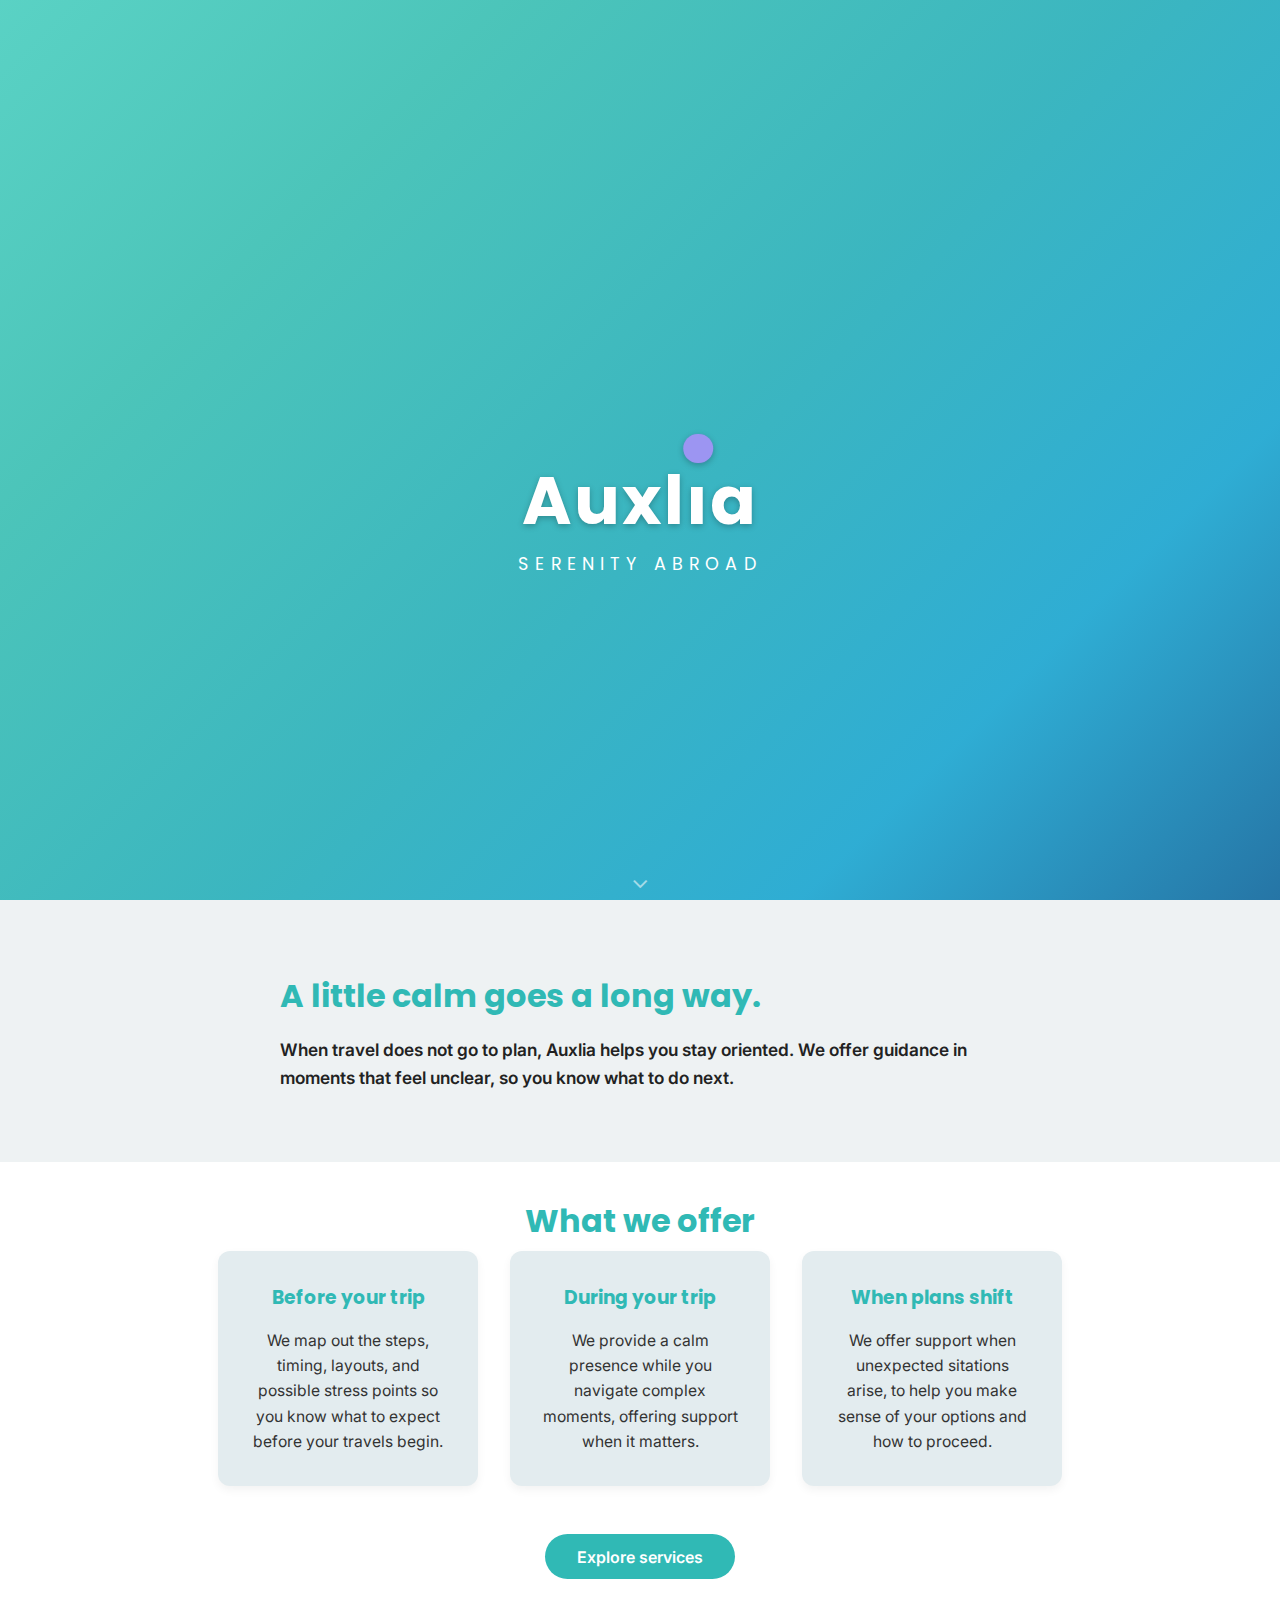
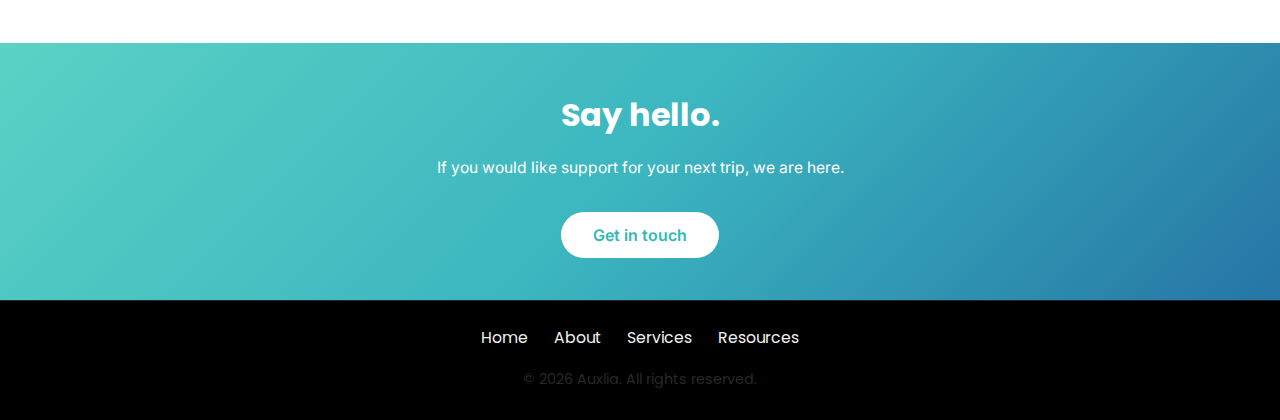
<file: index.html>
<!DOCTYPE html>
<html lang="en">
<head>
  <meta charset="UTF-8">
  <title>Auxlia – Serenity Abroad</title>
  <meta name="viewport" content="width=device-width, initial-scale=1">
  <link rel="stylesheet" href="style.css">
  <meta name="description" content="Auxlia offers calm travel support when things don’t go to plan. Orientation before and during your trip, with clear guidance during key moments.">
</head>

<body class="site">
  <main>
    <!-- HERO -->
    <section class="hero" id="top">
      <div class="hero-inner">

        <div class="hero-content">
          <h1 class="title">
            Auxl<span class="idot">&#305;</span>a
          </h1>

          <div class="wordmark-block">
            <p class="tagline">Serenity Abroad</p>
          </div>
        </div>

        <a href="#about" class="scroll-zone" aria-label="Scroll to learn more">
          <span class="scroll-indicator">⌄</span>
        </a>

      </div>
    </section>

    <!-- ABOUT / CORE PROMISE -->
    <section class="about" id="about">
      <div class="about-inner">

        <div class="text">
          <h2>A little calm goes a long way.</h2>

          <p class="hero-lead">
          When travel does not go to plan, Auxlia helps you stay oriented.
          We offer guidance in moments that feel unclear, so you know what to do next.
          </p>
        </div>

      </div>
    </section>

    <!-- WHAT WE OFFER -->
    <section class="services" id="offer">
      <div class="services-inner">

        <h2>What we offer</h2>

        <div class="cards">

          <!-- Card 1 -->
          <article class="card">
            <h3>Before your trip</h3>
            <p>We map out the steps, timing, layouts, and possible stress points so you know what to expect before your travels begin.</p>
          </article>

          <!-- Card 2 -->
          <article class="card">
            <h3>During your trip</h3>
            <p>We provide a calm presence while you navigate complex moments, offering support when it matters.</p>
          </article>

          <!-- Card 3 -->
          <article class="card">
            <h3>When plans shift</h3>
            <p>We offer support when unexpected sitations arise, to help you make sense of your options and how to proceed.</p>
          </article>

        </div>

        <a href="services.html" class="explore-services">Explore services</a>

      </div>
    </section>

    <!-- CONTACT TEASER -->
    <section class="contact about-contact">
      <div class="contact-inner">
        <h2>Say hello.</h2>
        <p>If you would like support for your next trip, we are here.</p>
        <a href="mailto:hello@auxlia.com" class="contact-button">Get in touch</a>
      </div>
    </section>

  </main>

  <!-- FOOTER -->
  <footer class="simple-footer">
    <div class="footer-inner">
      <nav class="footer-nav" aria-label="Footer navigation">
        <a href="index.html">Home</a>
        <a href="about.html">About</a>
        <a href="services.html">Services</a>
        <a href="resources.html">Resources</a>
      </nav>
      <p>© 2026 Auxlia. All rights reserved.</p>
    </div>
  </footer>

<script data-goatcounter="https://auxlia.goatcounter.com/count"
        async src="//gc.zgo.at/count.js"></script>
  
</body>
</html>
</file>
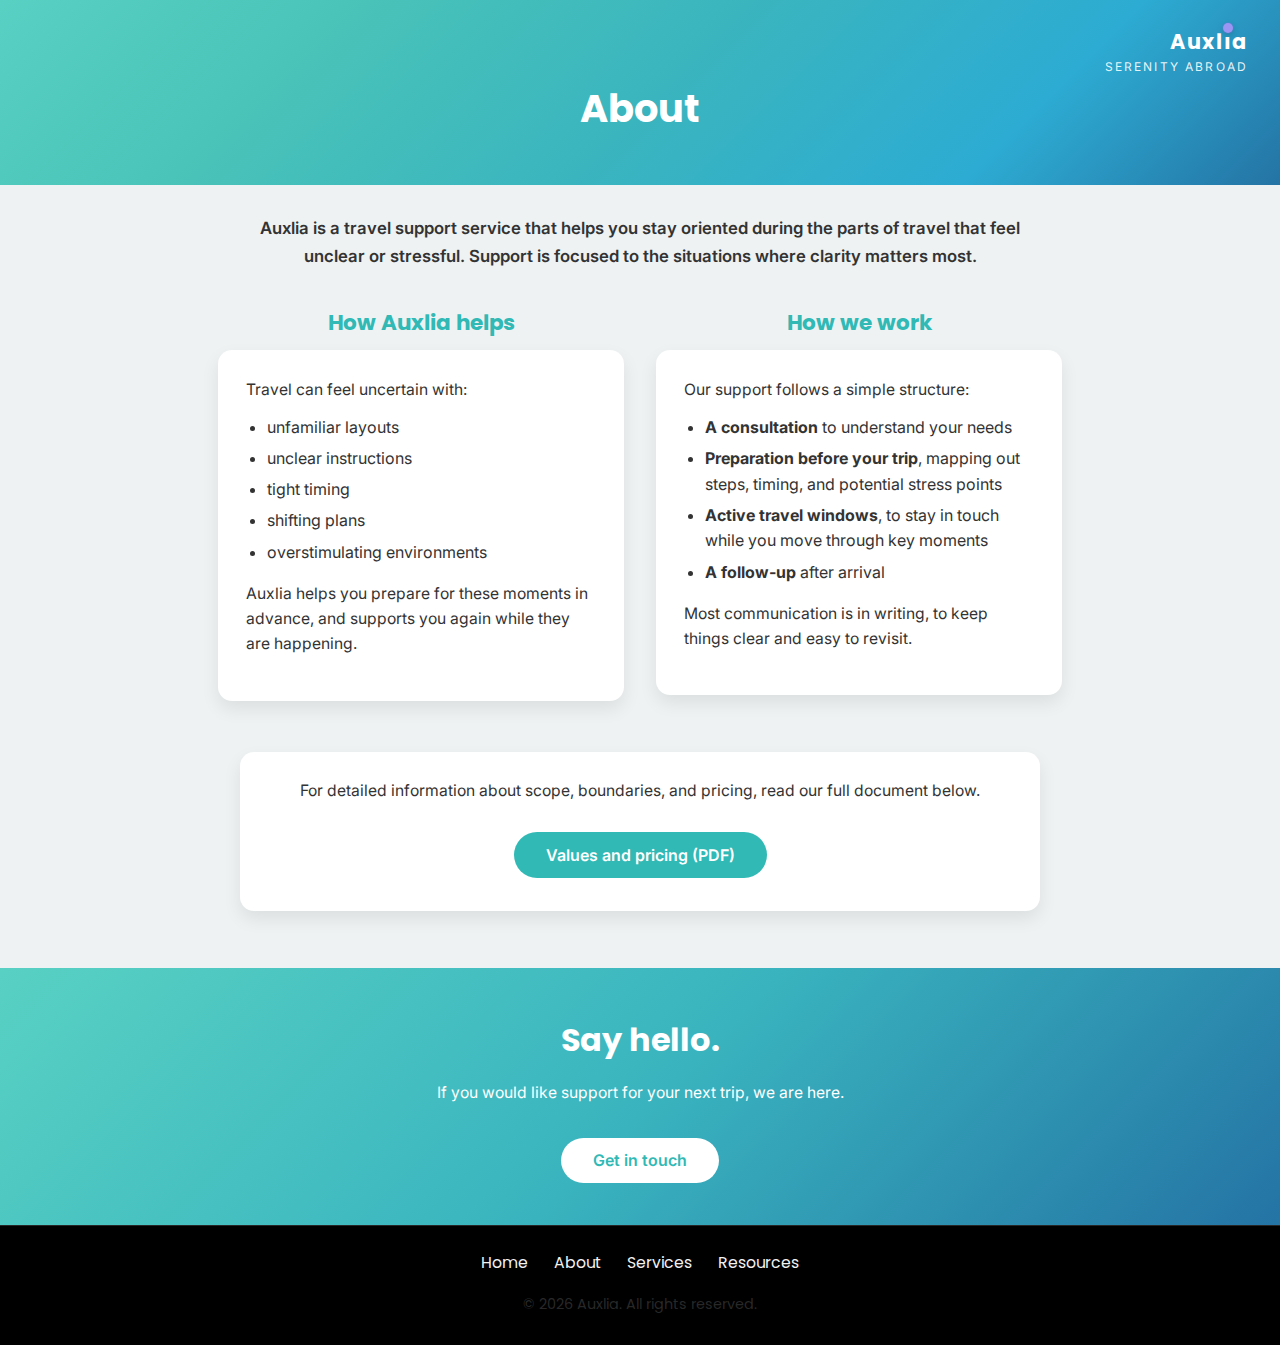
<file: about.html>
<!DOCTYPE html>
<html lang="en">
<head>
  <meta charset="UTF-8">
  <title>Auxlia — About</title>
  <meta name="viewport" content="width=device-width, initial-scale=1">
  <link rel="stylesheet" href="style.css">
  <meta name="description" content="Learn what Auxlia is and how we help you stay oriented during the moments of travel that feel unclear or unfamiliar.">
</head>

<body class="about-page">

  <!-- HEADER -->
  <header class="site-header">
    <div class="site-header-inner">
      <a href="index.html" class="header-wordmark">
        <span class="header-word">
          Auxl<span class="idot">&#305;</span>a
        </span>
        <span class="header-tagline">Serenity Abroad</span>
      </a>
    </div>
  </header>

<main>

  <!-- HERO / TITLE ONLY -->
  <section class="about-hero">
    <div class="about-hero-inner">
      <h1>About</h1>
    </div>
  </section>

  <!-- INTRO (UNDER HERO, IN MAIN BODY) -->
  <section class="about-intro">
    <div class="about-intro-inner">
      <p>
      Auxlia is a travel support service that helps you stay oriented during the parts of travel that feel unclear or stressful.
      Support is focused to the situations where clarity matters most.
      </p>
    </div>
  </section>

  <!-- HOW AUXLIA HELPS + HOW WE WORK (TWO CARDS IN A ROW) -->
  <section class="about-main">

    <!-- Card 1 -->
    <div class="about-card-wrap">
      <h2>How Auxlia helps</h2>

      <div class="about-card">
        <p>Travel can feel uncertain with:</p>

        <ul class="about-list">
          <li>unfamiliar layouts</li>
          <li>unclear instructions</li>
          <li>tight timing</li>
          <li>shifting plans</li>
          <li>overstimulating environments</li>
        </ul>

        <p>
          Auxlia helps you prepare for these moments in advance, and supports you again
          while they are happening.
        </p>
      </div>
    </div>

    <!-- Card 2 -->
    <div class="about-card-wrap">
      <h2>How we work</h2>

      <div class="about-card">
        <p>Our support follows a simple structure:</p>

        <ul class="about-list">
          <li><strong>A consultation</strong> to understand your needs</li>
          <li><strong>Preparation before your trip</strong>, mapping out steps, timing, and potential stress points</li>
          <li><strong>Active travel windows</strong>, to stay in touch while you move through key moments</li>
          <li><strong>A follow-up</strong> after arrival</li>
        </ul>

        <p>
          Most communication is in writing, to keep things clear and easy to revisit.
        </p>
      </div>
    </div>

  </section>

  <!-- VALUES & PRICING PDF CARD -->
  <section class="about-pdf">
    <div class="about-pdf-inner">
      <p>
        For detailed information about scope, boundaries, and pricing, read our full document below.      </p>

      <a href="AUXLIA - PDF.pdf" target="_blank" class="contact-button pdf-button">
        Values and pricing (PDF)
      </a>
    </div>
  </section>

  <!-- CONTACT TEASER -->
  <section class="contact about-contact">
    <div class="contact-inner">
      <h2>Say hello.</h2>
      <p>If you would like support for your next trip, we are here.</p>
      <a href="mailto:hello@auxlia.com" class="contact-button">Get in touch</a>
    </div>
  </section>

</main>

  <!-- FOOTER -->
  <footer class="simple-footer">
    <div class="footer-inner">
      <nav class="footer-nav" aria-label="Footer navigation">
        <a href="index.html">Home</a>
        <a href="about.html" aria-current="page">About</a>
        <a href="services.html">Services</a>
        <a href="resources.html">Resources</a>
      </nav>
      <p>© 2026 Auxlia. All rights reserved.</p>
    </div>
  </footer>

  <script data-goatcounter="https://auxlia.goatcounter.com/count"
        async src="//gc.zgo.at/count.js"></script>

</body>
</html>
</file>
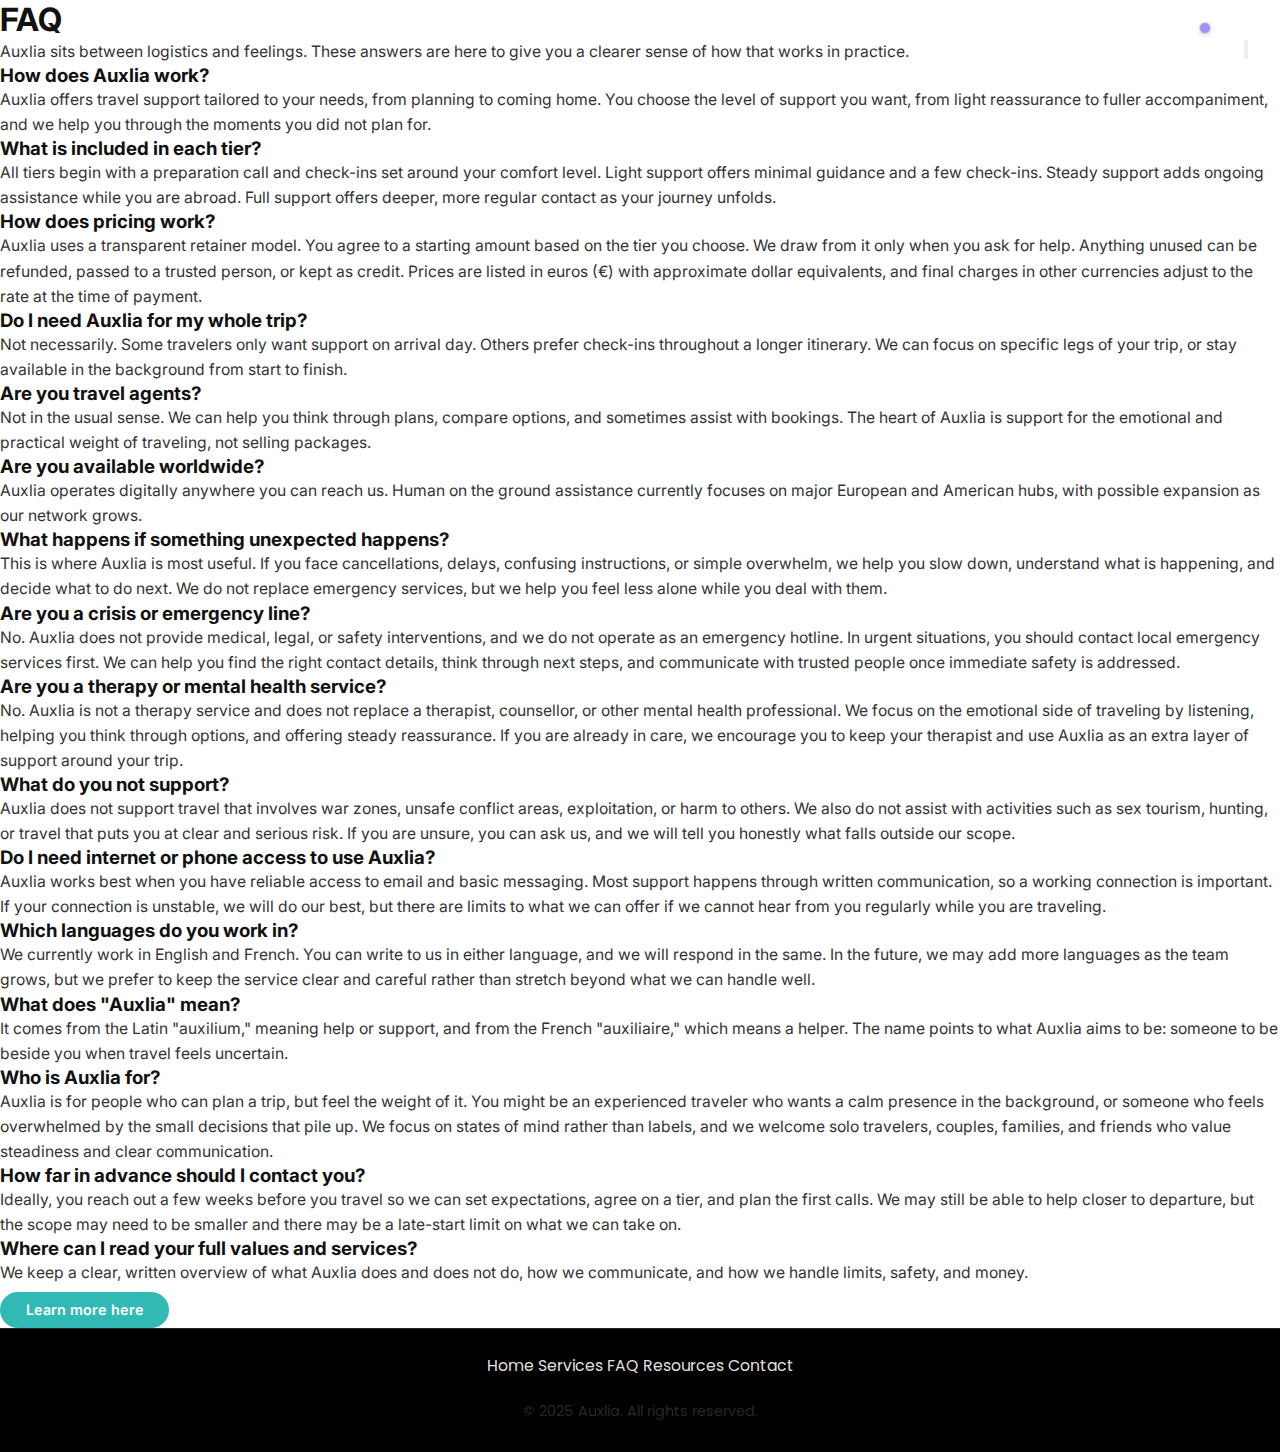
<file: faq.html>
<!DOCTYPE html>
<html lang="en">
<head>
  <meta charset="UTF-8" />
  <meta name="viewport" content="width=device-width, initial-scale=1.0" />
  <title>Auxlia — FAQ</title>
  <link rel="stylesheet" href="style.css" />
</head>
<body>
  <div class="faq-page">
    <!-- HEADER -->
  <header class="site-header">
    <div class="site-header-inner">
      <a href="index.html" class="header-wordmark">
        <span class="header-word">
          Auxl<span class="idot">&#305;</span>a
        </span>
        <span class="header-tagline">
          Serenity Abroad
        </span>
      </a>
      <button class="login-icon" aria-label="Client login (coming soon)">
        <svg viewBox="0 0 24 24" fill="none">
          <circle cx="12" cy="8" r="3.2"></circle>
          <path d="M6 18.4C6.8 15.8 9.1 14 12 14c2.9 0 5.2 1.8 6 4.4"
                stroke-width="1.6" stroke-linecap="round" stroke-linejoin="round"></path>
        </svg>
      </button>
    </div>
  </header>

    <!-- FAQ HERO -->
    <section class="faq-hero">
      <h1 class="faq-title">FAQ</h1>
      <p class="faq-subtitle">
        Auxlia sits between logistics and feelings. These answers are here
        to give you a clearer sense of how that works in practice.
      </p>
    </section>

    <!-- FAQ CONTENT -->
    <main class="faq-content">

      <div class="faq-item">
        <h3>How does Auxlia work?</h3>
        <p>
          Auxlia offers travel support tailored to your needs, from planning to
          coming home. You choose the level of support you want, from light
          reassurance to fuller accompaniment, and we help you through the
          moments you did not plan for.
        </p>
      </div>

      <div class="faq-item">
        <h3>What is included in each tier?</h3>
        <p>
          All tiers begin with a preparation call and check-ins set around your
          comfort level. Light support offers minimal guidance and a few check-ins.
          Steady support adds ongoing assistance while you are abroad. Full support
          offers deeper, more regular contact as your journey unfolds.
        </p>
      </div>

      <div class="faq-item">
        <h3>How does pricing work?</h3>
        <p>
          Auxlia uses a transparent retainer model. You agree to a starting
          amount based on the tier you choose. We draw from it only when you ask
          for help. Anything unused can be refunded, passed to a trusted person,
          or kept as credit. Prices are listed in euros (&euro;) with approximate
          dollar equivalents, and final charges in other currencies adjust to
          the rate at the time of payment.
        </p>
      </div>

      <div class="faq-item">
        <h3>Do I need Auxlia for my whole trip?</h3>
        <p>
          Not necessarily. Some travelers only want support on arrival day.
          Others prefer check-ins throughout a longer itinerary. We can focus on
          specific legs of your trip, or stay available in the background from
          start to finish.
        </p>
      </div>

      <div class="faq-item">
        <h3>Are you travel agents?</h3>
        <p>
          Not in the usual sense. We can help you think through plans, compare
          options, and sometimes assist with bookings. The heart of Auxlia is
          support for the emotional and practical weight of traveling, not
          selling packages.
        </p>
      </div>

      <div class="faq-item">
        <h3>Are you available worldwide?</h3>
        <p>
          Auxlia operates digitally anywhere you can reach us. Human on the
          ground assistance currently focuses on major European and American
          hubs, with possible expansion as our network grows.
        </p>
      </div>

      <div class="faq-item">
        <h3>What happens if something unexpected happens?</h3>
        <p>
          This is where Auxlia is most useful. If you face cancellations, delays,
          confusing instructions, or simple overwhelm, we help you slow down,
          understand what is happening, and decide what to do next. We do not
          replace emergency services, but we help you feel less alone while you
          deal with them.
        </p>
      </div>

      <div class="faq-item">
        <h3>Are you a crisis or emergency line?</h3>
        <p>
          No. Auxlia does not provide medical, legal, or safety interventions,
          and we do not operate as an emergency hotline. In urgent situations,
          you should contact local emergency services first. We can help you
          find the right contact details, think through next steps, and
          communicate with trusted people once immediate safety is addressed.
        </p>
      </div>

      <div class="faq-item">
        <h3>Are you a therapy or mental health service?</h3>
        <p>
          No. Auxlia is not a therapy service and does not replace a therapist,
          counsellor, or other mental health professional. We focus on the emotional
          side of traveling by listening, helping you think through options, and
          offering steady reassurance. If you are already in care, we encourage you
          to keep your therapist and use Auxlia as an extra layer of support around
          your trip.
        </p>
      </div>

      <div class="faq-item">
        <h3>What do you not support?</h3>
        <p>
          Auxlia does not support travel that involves war zones, unsafe conflict
          areas, exploitation, or harm to others. We also do not assist with
          activities such as sex tourism, hunting, or travel that puts you at clear
          and serious risk. If you are unsure, you can ask us, and we will tell you
          honestly what falls outside our scope.
        </p>
      </div>

      <div class="faq-item">
        <h3>Do I need internet or phone access to use Auxlia?</h3>
        <p>
          Auxlia works best when you have reliable access to email and basic
          messaging. Most support happens through written communication, so a
          working connection is important. If your connection is unstable, we will
          do our best, but there are limits to what we can offer if we cannot hear
          from you regularly while you are traveling.
        </p>
      </div>

      <div class="faq-item">
        <h3>Which languages do you work in?</h3>
        <p>
          We currently work in English and French. You can write to us in either
          language, and we will respond in the same. In the future, we may add
          more languages as the team grows, but we prefer to keep the service
          clear and careful rather than stretch beyond what we can handle well.
        </p>
      </div>

      <div class="faq-item">
        <h3>What does "Auxlia" mean?</h3>
        <p>
          It comes from the Latin "auxilium," meaning help or support, and from the French "auxiliaire," which means a helper. 
          The name points to what Auxlia aims to be: someone to be beside you when travel feels uncertain.
        </p>
      </div>

      <div class="faq-item">
        <h3>Who is Auxlia for?</h3>
        <p>
          Auxlia is for people who can plan a trip, but feel the weight of it.
          You might be an experienced traveler who wants a calm presence in the
          background, or someone who feels overwhelmed by the small decisions that
          pile up. We focus on states of mind rather than labels, and we welcome
          solo travelers, couples, families, and friends who value steadiness and
          clear communication.
        </p>
      </div>

      <div class="faq-item">
        <h3>How far in advance should I contact you?</h3>
        <p>
          Ideally, you reach out a few weeks before you travel so we can set
          expectations, agree on a tier, and plan the first calls. We may still
          be able to help closer to departure, but the scope may need to be
          smaller and there may be a late-start limit on what we can take on.
        </p>
      </div>

      <div class="faq-item">
        <h3>Where can I read your full values and services?</h3>
        <p>
          We keep a clear, written overview of what Auxlia does and does not do,
          how we communicate, and how we handle limits, safety, and money.
        </p>
        <a href="auxlia-values-pricing.pdf" class="faq-pill-link">
          Learn more here
        </a>
      </div>

    </main>

    <!-- FOOTER MATCHING SERVICES PAGE -->
    <footer class="simple-footer">
      <nav>
        <a href="index.html">Home</a>
        <a href="services.html">Services</a>
        <a href="faq.html">FAQ</a>
        <a href="resources.html">Resources</a>
        <a href="mailto:hello@auxlia.com">Contact</a>
      </nav>
      <br>
      <p>© 2025 Auxlia. All rights reserved.</p>
    </footer>
  </div>
</body>
</html>
</file>
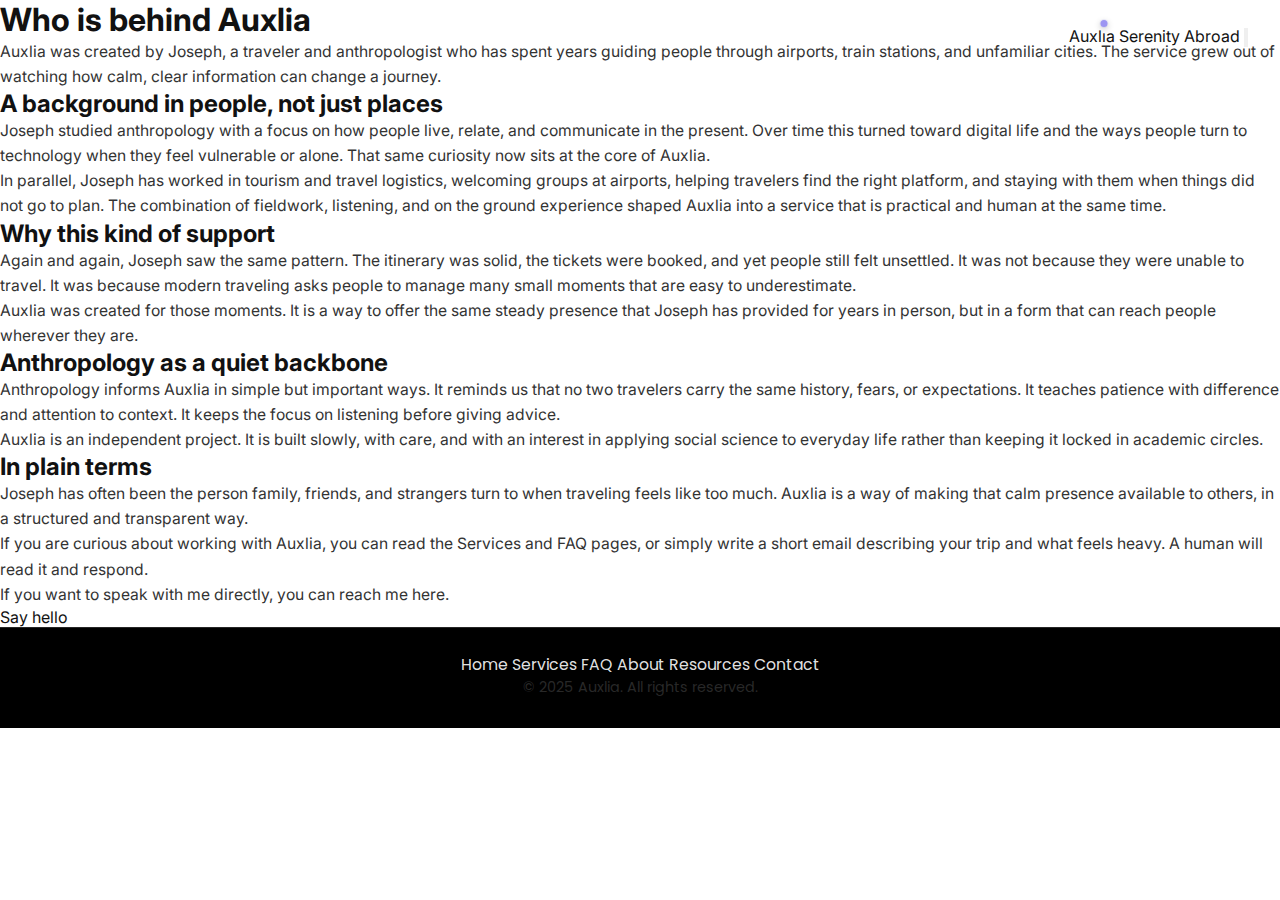
<file: founder.html>
<!DOCTYPE html>
<html lang="en">
<head>
  <meta charset="UTF-8" />
  <title>Auxlia — Founder</title>
  <meta name="viewport" content="width=device-width, initial-scale=1" />
  <link rel="stylesheet" href="style.css" />
</head>
<body class="founder-page">

  <!-- HEADER -->
  <header class="site-header">
    <div class="header-right">
      <a href="index.html" class="site-logo">
        <span class="logo-word">
          Auxl<span class="idot">&#305;</span>a
        </span>
        <span class="logo-tagline">Serenity Abroad</span>
      </a>

      <button class="login-icon" aria-label="Client login (coming soon)">
        <svg viewBox="0 0 24 24" fill="none"
             stroke-width="1.8"
             xmlns="http://www.w3.org/2000/svg">
          <circle cx="12" cy="8" r="3.4" />
          <path d="M5 19.2C6.4 16.7 8.9 15.2 12 15.2C15.1 15.2 17.6 16.7 19 19.2" />
        </svg>
      </button>
    </div>
  </header>

  <!-- MAIN CONTENT -->
  <main class="founder-main">
    <section class="founder-card">
      <h1>Who is behind Auxlia</h1>

      <p>
        Auxlia was created by Joseph, a traveler and anthropologist
        who has spent years guiding people through airports, train stations, and
        unfamiliar cities. The service grew out of watching how calm, clear
        information can change a journey.
      </p>

      <h2>A background in people, not just places</h2>
      <p>
        Joseph studied anthropology with a focus on how people live, relate, and
        communicate in the present. Over time this turned toward digital life and
        the ways people turn to technology when they feel vulnerable or alone.
        That same curiosity now sits at the core of Auxlia.
      </p>
      <p>
        In parallel, Joseph has worked in tourism and travel logistics, welcoming
        groups at airports, helping travelers find the right platform, and staying
        with them when things did not go to plan. The combination of fieldwork,
        listening, and on the ground experience shaped Auxlia into a service that
        is practical and human at the same time.
      </p>

      <h2>Why this kind of support</h2>
      <p>
        Again and again, Joseph saw the same pattern. The itinerary was solid,
        the tickets were booked, and yet people still felt unsettled. It was not
        because they were unable to travel. It was because modern traveling asks
        people to manage many small moments that are easy to underestimate.
      </p>
      <p>
        Auxlia was created for those moments. It is a way to offer the same steady
        presence that Joseph has provided for years in person, but in a form that
        can reach people wherever they are.
      </p>

      <h2>Anthropology as a quiet backbone</h2>
      <p>
        Anthropology informs Auxlia in simple but important ways. It reminds us
        that no two travelers carry the same history, fears, or expectations.
        It teaches patience with difference and attention to context. It keeps
        the focus on listening before giving advice.
      </p>
      <p>
        Auxlia is an independent project. It is built slowly, with care, and with
        an interest in applying social science to everyday life rather than keeping
        it locked in academic circles.
      </p>

      <h2>In plain terms</h2>
      <p>
        Joseph has often been the person family, friends, and strangers turn to
        when traveling feels like too much. Auxlia is a way of making that calm
        presence available to others, in a structured and transparent way.
      </p>
      <p>
        If you are curious about working with Auxlia, you can read the Services
        and FAQ pages, or simply write a short email describing your trip and
        what feels heavy. A human will read it and respond.
      </p>
<div class="founder-cta">
  <p class="founder-cta-text">If you want to speak with me directly, you can reach me here.</p>
  <a href="mailto:hello@auxlia.com" class="founder-cta-button">Say hello</a>
</div>
    </section>
  </main>

  <!-- FOOTER -->
  <footer class="simple-footer">
    <nav>
      <a href="index.html">Home</a>
      <a href="services.html">Services</a>
      <a href="faq.html">FAQ</a>
      <a href="about.html">About</a>
      <a href="resources.html">Resources</a>
      <a href="mailto:hello@auxlia.com">Contact</a>
    </nav>
    <p>© 2025 Auxlia. All rights reserved.</p>
  </footer>

</body>
</html>
</file>
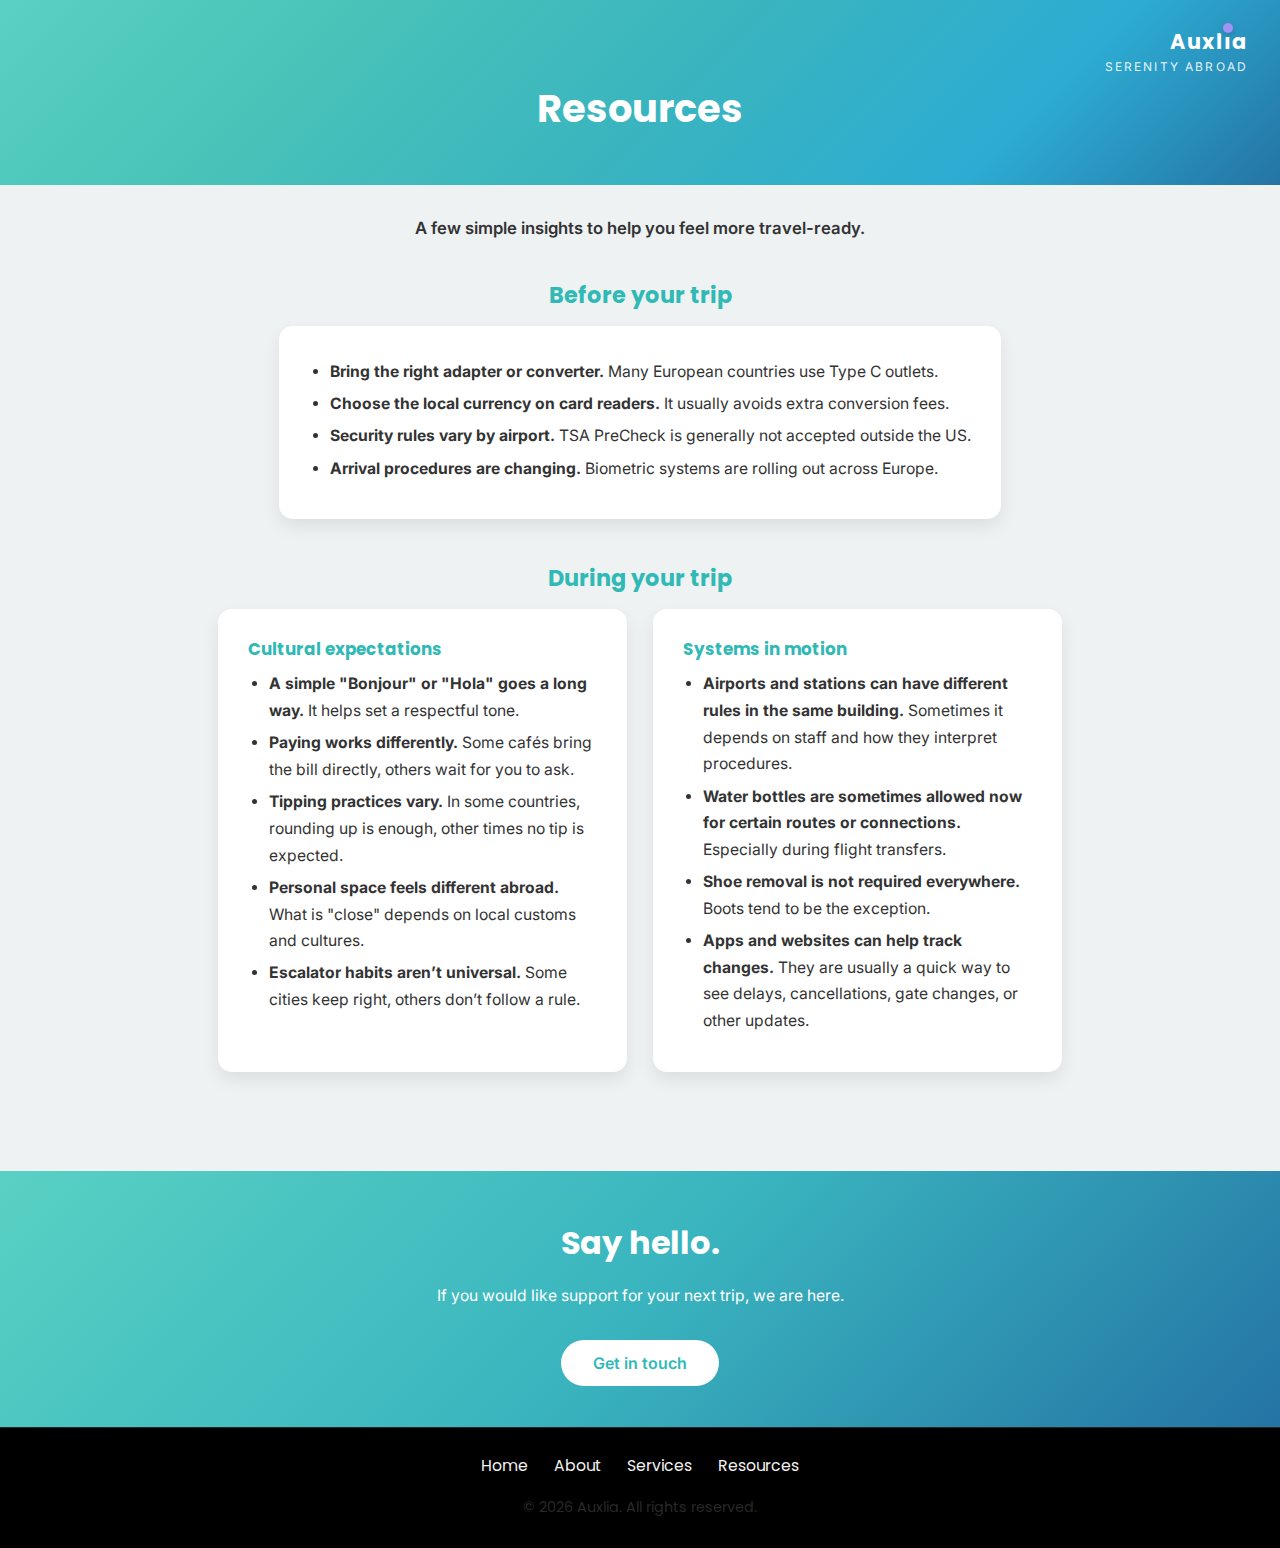
<file: resources.html>
<!DOCTYPE html>
<html lang="en">
<head>
  <meta charset="UTF-8">
  <title>Auxlia — Resources</title>
  <meta name="viewport" content="width=device-width, initial-scale=1">
  <link rel="stylesheet" href="style.css">
  <meta name="description" content="Orientation tools for smoother travel. Practical, calm insights to help you feel prepared before and during your trip.">
</head>

<body class="resources-page">

  <!-- HEADER -->
  <header class="site-header">
    <div class="site-header-inner">
      <a href="index.html" class="header-wordmark">
        <span class="header-word">
          Auxl<span class="idot">&#305;</span>a
        </span>
        <span class="header-tagline">
          Serenity Abroad
        </span>
      </a>
    </div>
  </header>

 <main>

  <!-- HERO (top band) -->
  <section class="resources-hero">
    <div class="resources-hero-inner">
      <h1>Resources</h1>
    </div>
  </section>

  <!-- INTRO UNDER HERO -->
  <section class="resources-intro-section">
    <div class="resources-intro-inner">
      <p class="resources-intro">
        A few simple insights to help you feel more travel-ready.
      </p>
    </div>
  </section>

  <!-- MAIN CONTENT -->
  <section class="resources-main">

    <!-- BEFORE YOUR TRIP -->
    <div class="resource-group">
      <h2>Before your trip</h2>

      <div class="resource-row">
        <div class="resource-card">
          <ul class="resource-list">
            <li><strong>Bring the right adapter or converter.</strong> Many European countries use Type C outlets.</li>

            <li><strong>Choose the local currency on card readers.</strong> It usually avoids extra conversion fees.</li>

            <li><strong>Security rules vary by airport.</strong> TSA PreCheck is generally not accepted outside the US.</li>

            <li><strong> Arrival procedures are changing.</strong> Biometric systems are rolling out across Europe.</li>
          </ul>
        </div>
      </div>
    </div>

    <!-- DURING YOUR TRIP -->
    <div class="resource-group">
      <h2>During your trip</h2>

      <div class="resource-row">

        <!-- Card 1: Cultural expectations -->
        <div class="resource-card resource-card-half">
          <h3>Cultural expectations</h3>
          <ul class="resource-list">
            <li><strong>A simple "Bonjour" or "Hola" goes a long way.</strong> It helps set a respectful tone.</li>

            <li><strong>Paying works differently.</strong> Some cafés bring the bill directly, others wait for you to ask.</li>

            <li><strong>Tipping practices vary.</strong> In some countries, rounding up is enough, other times no tip is expected.</li>

            <li><strong>Personal space feels different abroad.</strong> What is "close" depends on local customs and cultures.</li>

            <li><strong>Escalator habits aren’t universal.</strong> Some cities keep right, others don’t follow a rule.</li>
          </ul>
        </div>

        <!-- Card 2: Systems in motion -->
        <div class="resource-card resource-card-half">
          <h3>Systems in motion</h3>
          <ul class="resource-list">
            <li><strong>Airports and stations can have different rules in the same building.</strong> Sometimes it depends on staff and how they interpret procedures.</li>

            <li><strong>Water bottles are sometimes allowed now for certain routes or connections.</strong> Especially during flight transfers.</li>

            <li><strong>Shoe removal is not required everywhere. </strong> Boots tend to be the exception.</li>

            <li><strong>Apps and websites can help track changes. </strong> They are usually a quick way to see delays, cancellations, gate changes, or other updates.</li>
          </ul>
        </div>

      </div>
    </div>

  </section>

  <!-- CONTACT TEASER -->
  <section class="contact">
    <div class="contact-inner">
      <h2>Say hello.</h2>
      <p>If you would like support for your next trip, we are here.</p>
      <a href="mailto:hello@auxlia.com" class="contact-button">Get in touch</a>
    </div>
  </section>

</main>

  <!-- FOOTER -->
  <footer class="simple-footer">
    <div class="footer-inner">
      <nav class="footer-nav">
        <a href="index.html">Home</a>
        <a href="about.html">About</a>
        <a href="services.html">Services</a>
        <a href="resources.html" aria-current="page">Resources</a>
      </nav>
      <p>© 2026 Auxlia. All rights reserved.</p>
    </div>
  </footer>

<script data-goatcounter="https://auxlia.goatcounter.com/count"
        async src="//gc.zgo.at/count.js"></script>
  
</body>
</html>
</file>
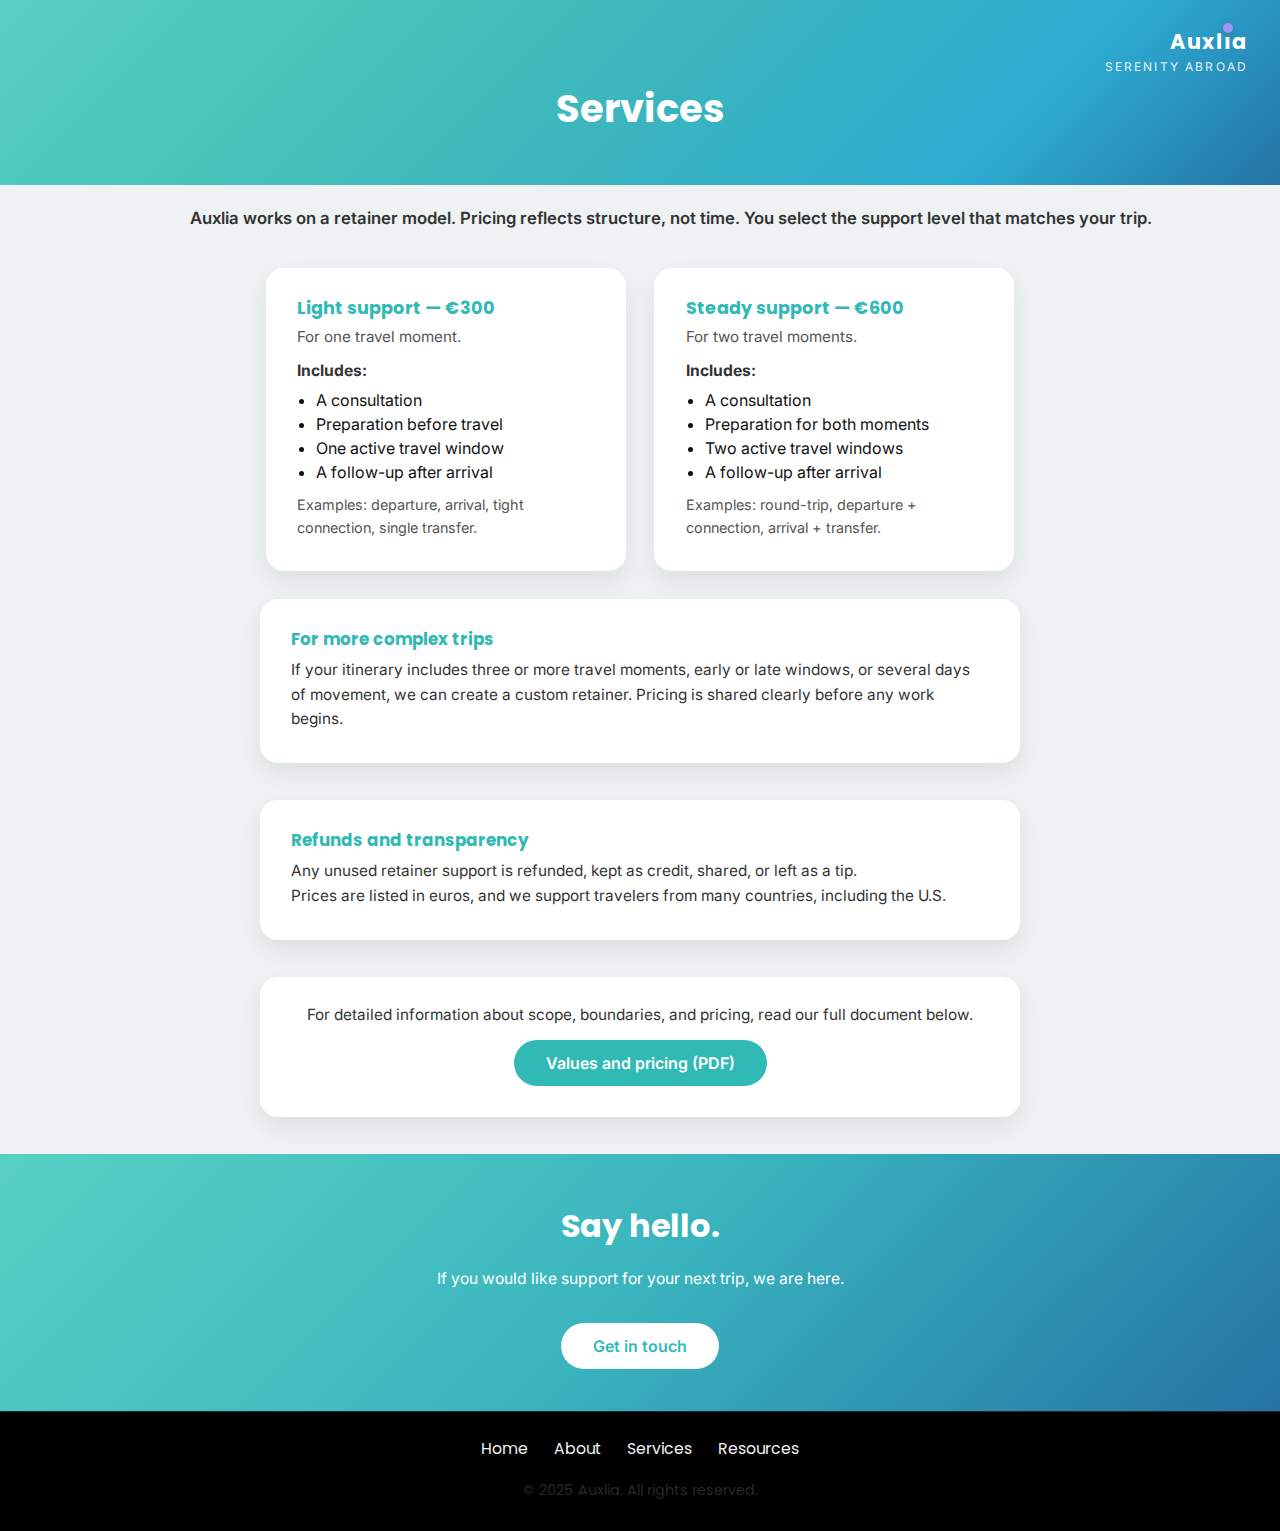
<file: services.html>
<!DOCTYPE html>
<html lang="en">
<head>
  <meta charset="UTF-8">
  <title>Auxlia — Services</title>
  <meta name="viewport" content="width=device-width, initial-scale=1">
  <link rel="stylesheet" href="style.css">
  <meta name="description" content="Learn about Auxlia’s support tiers for one or two travel moments, with clear pricing and structure.">
</head>

<body class="services-page">

  <!-- HEADER -->
  <header class="site-header">
    <div class="site-header-inner">
      <a href="index.html" class="header-wordmark">
        <span class="header-word">
          Auxl<span class="idot">&#305;</span>a
        </span>
        <span class="header-tagline">Serenity Abroad</span>
      </a>
    </div>
  </header>

  <main>

    <!-- HERO -->
    <section class="services-hero">
      <div class="services-hero-inner">
        <h1>Services</h1>
      </div>
    </section>

    <!-- INTRO TEXT -->
    <section class="services-intro">
      <div class="services-intro-inner">
        <p class="intro page-intro">
          Auxlia works on a retainer model. Pricing reflects structure, not time.
         You select the support level that matches your trip.
        </p>
      </div>
    </section>

    <!-- TIERS -->
    <section class="services-section">
      <div class="services-section-inner">

        <div class="tiers-row">
          <!-- Light Support -->
          <article class="tier-card">
            <h2>Light support &mdash; &euro;300</h2>
            <p class="tier-subtitle">For one travel moment.</p>

            <p><strong>Includes:</strong></p>
            <ul class="tier-list">
              <li>A consultation</li>
              <li>Preparation before travel</li>
              <li>One active travel window</li>
              <li>A follow-up after arrival</li>
            </ul>

            <p class="tier-examples">
              Examples: departure, arrival, tight connection, single transfer.
            </p>
          </article>

          <!-- Steady Support -->
          <article class="tier-card">
            <h2>Steady support &mdash; &euro;600</h2>
            <p class="tier-subtitle">For two travel moments.</p>

            <p><strong>Includes:</strong></p>
            <ul class="tier-list">
              <li>A consultation</li>
              <li>Preparation for both moments</li>
              <li>Two active travel windows</li>
              <li>A follow-up after arrival</li>
            </ul>

            <p class="tier-examples">
              Examples: round-trip, departure + connection, arrival + transfer.
            </p>
          </article>
        </div>

      </div>
    </section>

    <!-- CUSTOM -->
    <section class="services-section">
      <div class="services-section-inner">
        <div class="info-card">
          <h2>For more complex trips</h2>
          <p>
            If your itinerary includes three or more travel moments, early or late windows, or several days of movement, we can create a custom retainer.
            Pricing is shared clearly before any work begins.
          </p>
        </div>
      </div>
    </section>

    <!-- REFUNDS -->
    <section class="services-section">
      <div class="services-section-inner">
        <div class="info-card">
          <h2>Refunds and transparency</h2>
          <p>
            Any unused retainer support is refunded, kept as credit, shared, or left as a tip.
          </p>
          <p>
            Prices are listed in euros, and we support travelers from many countries, including the U.S. 
          </p>
        </div>
      </div>
    </section>

    <!-- PDF BUTTON -->
    <section class="services-section services-pdf">
      <div class="services-section-inner">
        <div class="info-card">
          <p>
            For detailed information about scope, boundaries, and pricing, read our full document below.
          </p>

          <a href="AUXLIA - PDF.pdf" target="_blank" class="contact-button pdf-button">
            Values and pricing (PDF)
          </a>
        </div>
      </div>
    </section>

    <!-- CONTACT -->
    <section class="contact services-contact">
      <div class="contact-inner">
        <h2>Say hello.</h2>
        <p>If you would like support for your next trip, we are here.</p>
        <a href="mailto:hello@auxlia.com" class="contact-button">Get in touch</a>
      </div>
    </section>

  </main>

  <!-- FOOTER -->
  <footer class="simple-footer">
    <div class="footer-inner">
      <nav class="footer-nav" aria-label="Footer navigation">
        <a href="index.html">Home</a>
        <a href="about.html">About</a>
        <a href="services.html">Services</a>
        <a href="resources.html">Resources</a>
      </nav>
      <p>© 2025 Auxlia. All rights reserved.</p>
    </div>
  </footer>

<script data-goatcounter="https://auxlia.goatcounter.com/count"
        async src="//gc.zgo.at/count.js"></script>
  
</body>
</html>
</file>
<file: style.css>
/* =========================================================
   AUXLIA GLOBAL STYLESHEET
   ---------------------------------------------------------
   Structure:
   1) Imports + Reset + Root variables
   2) Base typography & layout
   3) Shared elements (i-dot, header, footer, buttons)
   4) Home (index)
   5) Inner pages shell (about, services, resources)
   6) Services page
   7) Resources page
   8) About page
   9) Global responsive tweaks
   ========================================================= */


/* =========================================================
   1) IMPORTS + RESET + ROOT VARIABLES
   ========================================================= */

@import url('https://fonts.googleapis.com/css2?family=Inter:wght@300;400;600&family=Poppins:wght@500;700&display=swap');

/* Basic reset */
*,
*::before,
*::after {
  margin: 0;
  padding: 0;
  box-sizing: border-box;
}

:root {
  /* Core brand colors */
  --aux-teal:       #30b9b5;   /* soft teal */
  --aux-teal-light: #4fc8bb;   /* light teal, not too green */
  --aux-blue:       #25a3e2;   /* calmer ocean blue */
  --aux-purple:     #9c95f2;   /* slightly deeper purple for the i-dot */
  --aux-bg-light:   #eef2f3;

  /* Gradient stops – subtle green/teal, mostly ocean blues */
  --aux-grad-1: rgba(72, 205, 190, 0.90);  /* teal with a tiny green edge */
  --aux-grad-2: rgba(56, 190, 178, 0.90);  /* muted teal */
  --aux-grad-3: rgba(38, 174, 185, 0.90);  /* blue-teal */
  --aux-grad-4: rgba(24, 164, 207, 0.90);  /* ocean blue */
  --aux-grad-5: rgba(14, 102, 156, 0.90);  /* deep ocean blue */
}

/* =========================================================
   2) BASE TYPOGRAPHY / LAYOUT
   ========================================================= */

html {
  scroll-behavior: smooth;
}

body {
  font-family: 'Inter', sans-serif;
  color: #111;
  background: #fff;
}

/* Soft paragraph default */
p {
  font-size: 0.98rem;
  line-height: 1.6;
  color: #333;
}

/* Generic link base */
a {
  color: inherit;
  text-decoration: none;
}

/* Default text color on gradient sections */
.hero,
.contact,
.services-hero,
.resources-hero,
.about-hero {
  color: #ffffff;
}

.hero p,
.contact p,
.services-hero p,
.resources-hero p,
.about-hero p {
  color: #ffffff;
}

/* Shared helper for the dotless ı */
.idot {
  position: relative;
  display: inline-block;
  line-height: 1;
}

/* Base purple i-dot styling (logo + wordmark) */
.idot::after {
  content: '';
  position: absolute;
  left: 50%;
  transform: translateX(-50%);
  top: -0.50em;
  width: 0.44em;
  height: 0.44em;
  background: var(--aux-purple);
  border-radius: 50%;
  box-shadow:
    0 2px 6px rgba(0,0,0,0.25),
    0 0 0 1px rgba(148,144,255,0.12);
}

/* =========================================================
   3) SHARED HEADER / FOOTER / BUTTONS
   ========================================================= */

/* --- Site header (all pages) --- */
.site-header {
  position: absolute;
  top: 0;
  left: 0;
  right: 0;
  padding: 1.6rem 2rem;
  z-index: 30;
  display: flex;
  justify-content: flex-end;
}

.site-header-inner {
  display: flex;
  align-items: center;
  justify-content: flex-end;
  gap: 1.2rem;
}

/* --- Wordmark (inner pages) --- */
.header-wordmark {
  display: flex;
  flex-direction: column;
  align-items: flex-end;
  text-decoration: none;
}

.header-word {
  font-family: 'Poppins', sans-serif;
  font-weight: 700;
  font-size: 1.3rem;
  color: #fff;               /* sits on gradient on inner pages */
  letter-spacing: 0.08em;
  /* do not uppercase — it breaks the dotless ı */
}

.header-tagline {
  font-family: 'Inter', sans-serif;
  font-size: 0.75rem;
  letter-spacing: 0.18em;
  text-transform: uppercase;
  margin-top: 0.15rem;
  color: rgba(255,255,255,0.9);
}

/* Purple dot above the dotless Turkish ı in the header wordmark */
.header-word .idot {
  position: relative;
  color: #ffffff;      /* keep the ı visible */
  display: inline-block;
}

.header-word .idot::after {
  content: "";
  position: absolute;
  left: 50%;
  transform: translateX(-50%);
  top: -0.42em;
  width: 0.48em;
  height: 0.48em;
  border-radius: 50%;
  background: var(--aux-purple);
  box-shadow:
    0 2px 6px rgba(0,0,0,0.18),
    0 0 0 1px rgba(140,120,255,0.22);
}

/* =========================================================
   FOOTER
   ========================================================= */

.simple-footer {
  padding: 1.6rem 10% 1.8rem;
  background: #000;
  color: rgba(255,255,255,0.9);
  text-align: center;
  font-family: 'Poppins', sans-serif;
  font-size: 0.98rem;
  border-top: 1px solid rgba(255,255,255,0.15); /* ✦ NEW subtle line */
}

.footer-nav {
  margin-bottom: 1.6rem;   /* was 1.2, gives more breathing room */
}

.simple-footer p {
  margin-top: 1.1rem;      /* ensures separation from nav */
  opacity: 0.8;
  font-size: 0.9rem;
}

.footer-nav a {
  color: #ffffff;
  text-decoration: none;
  opacity: 0.95;
}

.footer-nav a:hover {
  opacity: 1;
}

.simple-footer p {
  margin: 0;
  opacity: 0.8;
  font-size: 0.9rem;
}

/* =========================================================
   SHARED BUTTON / PILL STYLES
   ========================================================= */

/* Pill-style link (used for PDF buttons, etc.) */
.faq-pill-link {
  display: inline-block;
  padding: 0.6rem 1.6rem;
  border-radius: 999px;
  background: var(--aux-teal);
  color: #fff;
  font-weight: 600;
  font-size: 0.9rem;
  text-decoration: none;
  transition: all 0.25s ease;
  margin-top: 0.4rem;
}

.faq-pill-link:hover {
  background: #fff;
  color: var(--aux-teal);
  box-shadow: 0 6px 16px rgba(0,0,0,0.12);
}

/* About-page pill variant (same visual family) */
.about-pill {
  display: inline-block;
  padding: 0.55rem 1.4rem;
  border-radius: 40px;
  background: var(--aux-teal);
  color: #fff;
  font-weight: 600;
  font-size: 0.9rem;
  text-decoration: none;
  transition: all 0.25s ease;
}

.about-pill:hover {
  background: #fff;
  color: var(--aux-teal);
  box-shadow: 0 4px 12px rgba(0,0,0,0.12);
}

/* Contact button (used on index + resources) */
.contact-button {
  background: #fff;
  color: var(--aux-teal);
  padding: 0.8rem 2rem;
  border-radius: 40px;
  font-weight: 600;
  text-decoration: none;
  transition: all 0.3s;
  display: inline-block;
}

.contact-button:hover {
  background: var(--aux-teal);
  color: #fff;
  box-shadow: 0 6px 16px rgba(0,0,0,0.14);
}

/* =========================================================
   FOOTER
   ========================================================= */

.simple-footer {
  padding: 1.6rem 10% 1.8rem;
  background: #000;
  color: rgba(255,255,255,0.9);
  text-align: center;
  font-family: 'Poppins', sans-serif;
  font-size: 0.98rem;
}

.footer-inner {
  max-width: 1100px;
  margin: 0 auto;
}

.footer-nav {
  display: flex;
  justify-content: center;
  gap: 0.9rem 1.6rem;
  margin-bottom: 1.2rem;
  flex-wrap: wrap;
}

.footer-nav a {
  color: #ffffff;
  text-decoration: none;
  opacity: 0.95;
}

.footer-nav a:hover {
  opacity: 1;
}

.simple-footer p {
  margin: 0;
  opacity: 0.8;
  font-size: 0.9rem;
}


/* =========================================================
   PILL BUTTONS (PDF, SMALL CTAs)
   ========================================================= */

.faq-pill-link {
  display: inline-block;
  padding: 0.6rem 1.6rem;
  border-radius: 999px;
  background: var(--aux-teal);
  color: #fff;
  font-weight: 600;
  font-size: 0.9rem;
  text-decoration: none;
  transition: all 0.25s ease;
  margin-top: 0.4rem;
}

.faq-pill-link:hover {
  background: #fff;
  color: var(--aux-teal);
  box-shadow: 0 6px 16px rgba(0,0,0,0.12);
}

.about-pill {
  display: inline-block;
  padding: 0.55rem 1.4rem;
  border-radius: 40px;
  background: var(--aux-teal);
  color: #fff;
  font-weight: 600;
  font-size: 0.9rem;
  text-decoration: none;
  transition: all 0.25s ease;
}

.about-pill:hover {
  background: #fff;
  color: var(--aux-teal);
  box-shadow: 0 4px 12px rgba(0,0,0,0.12);
}

/* =========================================================
   4) INDEX PAGE (HOME)
   ========================================================= */

/* Wordmark block to keep hero title + tagline aligned */
.wordmark-block {
  display: inline-block;
  text-align: center;
  /* no fixed width – let it breathe on desktop */
}

/* --- Hero section --- */
.hero {
  height: 100vh;
  background: linear-gradient(
    135deg,
    var(--aux-grad-1) 0%,
    var(--aux-grad-2) 24%,
    var(--aux-grad-3) 52%,
    var(--aux-grad-4) 78%,
    var(--aux-grad-5) 100%
  );
  color: #fff;
  display: flex;
  align-items: center;
  justify-content: center;
  text-align: center;
  position: relative;
  overflow: hidden;
}

.hero-content {
  transform: translateY(8vh);
  transition: transform .25s ease;
  animation: fadeIn .9s ease-out;
}

.title {
  margin: 0 auto;
  font-family: 'Poppins', sans-serif;
  font-size: 4.2rem;
  line-height: 1.05;
  letter-spacing: 2px;
  font-weight: 700;
  color: #ffffff;
  text-shadow: 0 2px 6px rgba(0,0,0,0.25);
}

/* Hero tagline under Auxlia wordmark */
.tagline {
  margin-top: 0.8rem;
  font-family: 'Poppins', sans-serif;
  font-size: 1.1rem;
  letter-spacing: 0.35em;
  text-transform: uppercase;
  color: rgba(255,255,255,0.9);
  white-space: nowrap;
}

/* Purple dot animation only for hero mark */
.hero .idot::after {
  animation: idotBreathHero 3.3s ease-in-out infinite;
}

@keyframes idotBreathHero {
  0%, 100% { transform: translate(-50%, 0); }
  50%      { transform: translate(-50%, -4px); }
}

/* Scroll arrow at bottom */
.scroll-zone {
  position: absolute;
  left: 0;
  bottom: 0;
  width: 100%;
  height: 95px;
  display: flex;
  justify-content: center;
  align-items: flex-end;
  text-decoration: none;
  padding-bottom: 0.4rem;
}

.scroll-indicator {
  color: #fff;
  font-size: 1.5rem;
  opacity: 0.55;
  transition: opacity .25s ease, transform .25s ease;
  cursor: pointer;
}

.scroll-zone:hover .scroll-indicator {
  opacity: 1;
  transform: translateY(-2px);
}

/* --- About section (home) --- */
.about {
  padding: 4.5rem 10% 3.5rem;
  background: var(--aux-bg-light);
}

.about-inner {
  max-width: 720px;
  margin: 0 auto;
}

.about .text {
  width: 100%;
}

.about h2 {
  font-family: 'Poppins', sans-serif;
  font-size: 2rem;
  color: var(--aux-teal);
  margin-bottom: 1rem;
}

.about p {
  font-size: 1rem;
  line-height: 1.6;
  color: #333;
}

.hero-lead {
  font-weight: 600;
  font-size: 1.25rem;
  margin-bottom: 1.2rem;
  color: rgba(255,255,255,0.95);
}

.about .hero-lead {
  font-weight: 600;
  font-size: 1.08rem;
  line-height: 1.6;
  color: #222;
  margin-top: 0.8rem;
  margin-bottom: 0.9rem;
}

/* What we offer section */
.services {
  background: #ffffff;
  padding: 2.2rem 10% 4rem;
  text-align: center;
}

.services h2 {
  color: var(--aux-teal);
  font-size: 2rem;
  margin-bottom: 0.4rem;
  font-family: 'Poppins', sans-serif;
}

.services-inner > p {
  margin-bottom: 2rem;   /* adjust 2.6–3.2rem to taste */
  font-size: 0.98rem;
  color: #555;
}

/* Cards */
.cards {
  display: flex;
  flex-wrap: wrap;
  justify-content: center;
  gap: 2rem;
  margin-bottom: 2.5rem;
}

.card {
  background: #e3ecef;        /* calm grey */
  padding: 2rem;
  border-radius: 12px;
  box-shadow: 0 4px 10px rgba(0,0,0,0.05);
  width: 260px;
  transition: transform 0.3s, box-shadow 0.3s;
}

.card:hover {
  transform: translateY(-8px);
  box-shadow: 0 8px 16px rgba(0,0,0,0.1);
}

.card h3 {
  font-family: 'Poppins', sans-serif;
  color: var(--aux-teal);
  margin-bottom: 1rem;
}

/* "Explore services" button on index */
.services a.explore-services {
  display: inline-block;
  padding: 0.8rem 2rem;
  background: var(--aux-teal);
  color: #fff;
  border-radius: 40px;
  font-weight: 600;
  margin-top: 0.5rem;
  text-decoration: none;
  transition: all 0.3s ease;
}

.services a.explore-services:hover {
  background: #fff;
  color: var(--aux-teal);
  box-shadow: 0 6px 18px rgba(0,0,0,0.10);
}

/* --- Contact block on index --- */
.contact {
  text-align: center;
  padding: 3.0rem 10% 2.6rem;   /* was 5rem 10% */
  background: linear-gradient(
    135deg,
    var(--aux-grad-1),
    var(--aux-grad-3),
    var(--aux-grad-5)
  );
  color: #fff;
}

.contact h2 {
  font-family: 'Poppins', sans-serif;
  margin-bottom: 1rem;
  font-size: 2rem;
}

.contact p {
  margin-bottom: 2rem;
}

/* Desktop: keep cards in a row */
@media (min-width: 900px) {
  .cards {
    flex-wrap: nowrap;
  }
}

/* Mobile tweaks for home about */
@media (max-width: 768px) {
  .about {
    padding: 3.2rem 8% 1.6rem;
  }

  .about h2 {
    font-size: 1.6rem;
    line-height: 1.2;
    text-align: center;
  }

  .about-inner {
    max-width: 100%;
  }

  .about p,
  .core-promise {
    text-align: left;
  }
}

/* =========================================================
   5) INNER PAGES – SHARED BACKGROUND LOGIC
   (services, resources, about)
   ========================================================= */

/* Universal inner-page intro line */
.page-intro {
  font-size: 1.05rem;
  font-weight: 600;
  color: #333;
  text-align: center;
  margin: 0 auto 1.6rem;
  max-width: 900px;
}

/* All inner pages sit on a calm light-grey background */
.services-page,
.resources-page,
.about-page {
  position: relative;
  min-height: 100vh;
  background: var(--aux-bg-light);
}

/* Header on inner pages: no bar, floating over hero */
.services-page .site-header,
.resources-page .site-header,
.about-page .site-header {
  background: transparent;
  border-bottom: none;
}

/* Optional: gradient text logo variant if you ever use it */
.gradient-text-logo .header-word {
  background: linear-gradient(
    135deg,
    var(--aux-grad-1) 0%,
    var(--aux-grad-2) 30%,
    var(--aux-grad-3) 55%,
    var(--aux-grad-4) 80%,
    var(--aux-grad-5) 100%
  );
  -webkit-background-clip: text;
  -webkit-text-fill-color: transparent;
  background-clip: text;
  color: transparent;
}

.gradient-text-logo .header-tagline {
  color: rgba(255,255,255,0.85);
}

/* Make sure the Turkish ı stays visible if gradient-text-logo is used */
.gradient-text-logo .header-word .idot {
  -webkit-text-fill-color: #ffffff !important;
  color: #ffffff;
}

/* =========================================================
   6) SERVICES PAGE
   ========================================================= */

/* Page background */
.services-page {
  background: var(--aux-bg-light);
}

/* HERO – gradient band at top */
.services-hero {
  background: linear-gradient(
    135deg,
    var(--aux-grad-1) 0%,
    var(--aux-grad-2) 24%,
    var(--aux-grad-3) 52%,
    var(--aux-grad-4) 78%,
    var(--aux-grad-5) 100%
  );
  color: #ffffff;
  text-align: center;
  padding: 5rem 10% 3rem;
}

.services-hero h1 {
  font-family: 'Poppins', sans-serif;
  font-size: 2.4rem;
  color: #ffffff;
}

/* Intro line under hero */
.services-intro {
  padding: 1.2rem 10% .6rem;
  text-align: center;
}

.services-intro-inner {
  max-width: 960px;
  margin: 0 auto;
}

.services-intro .intro {
  font-size: 1.05rem;
  line-height: 1.7;
  font-weight: 600;
  color: #333;
  white-space: nowrap;      /* keep on one line on desktop */
}

@media (max-width: 800px) {
  .services-intro .intro {
    white-space: normal;    /* allow wrapping on smaller screens */
  }
}

/* Shared section container */
.services-section {
  padding: 0 10% 1.8rem;
}

.services-section-inner {
  max-width: 960px;
  margin: 0 auto;
}

/* Tiers row */
.tiers-row {
  display: flex;
  flex-wrap: wrap;
  justify-content: center;
  gap: 1.8rem;
}

/* Base card style (tiers + info) */
.tier-card,
.info-card {
  background: #ffffff;
  border-radius: 18px;
  box-shadow: 0 10px 24px rgba(0,0,0,0.08);
  border: 1px solid rgba(255,255,255,0.9);
  transition: transform .3s ease, box-shadow .3s ease;
}

/* Tier cards – wider so headings don’t wrap */
.tier-card {
  padding: 1.6rem 1.9rem 1.9rem;
  flex: 0 1 360px;          /* target width ~360px */
  max-width: 360px;
}

.tier-card h2 {
  font-family: 'Poppins', sans-serif;
  font-size: 1.1rem;
  color: var(--aux-teal);
  margin-bottom: 0.25rem;
}

.tier-subtitle {
  font-size: 0.95rem;
  margin-bottom: 0.6rem;
  color: #555;
}

.tier-list {
  padding-left: 1.2rem;
  margin: 0.4rem 0 0.7rem;
}

.tier-list li {
  margin-bottom: 0.25rem;
}

.tier-examples {
  font-size: 0.9rem;
  color: #555;
  margin-top: 0.4rem;
}

/* Info cards – narrower, single-column */
.info-card {
  padding: 1.6rem 1.9rem 1.9rem;
  max-width: 760px;
  margin: 0 auto 0.5rem;
}

.info-card h2 {
  font-family: 'Poppins', sans-serif;
  font-size: 1.05rem;
  color: var(--aux-teal);
  margin-bottom: 0.4rem;
}

.info-card p {
  font-size: 0.96rem;
  line-height: 1.6;
  color: #333;
}

/* Shared hover for all cards */
.tier-card:hover,
.info-card:hover {
  transform: translateY(-6px);
  box-shadow: 0 12px 24px rgba(0,0,0,0.12);
}

/* PDF card alignment */
.services-pdf .info-card {
  text-align: center;
}

.services-pdf .pdf-button {
  display: inline-block;
  margin-top: 0.8rem;
  background: var(--aux-teal);
  color: #ffffff;
  padding: 0.8rem 2rem;
  border-radius: 40px;
  font-weight: 600;
  text-decoration: none;
  transition: all 0.25s ease;
}

.services-pdf .pdf-button:hover {
  background: #ffffff;
  color: var(--aux-teal);
  box-shadow: 0 6px 18px rgba(0,0,0,0.12);
}

/* Contact band at bottom keeps existing .contact styles */


/* Small screen tweaks */
@media (max-width: 768px) {
  .services-hero {
    padding: 4.2rem 8% 2.4rem;
  }

  .services-hero h1 {
    font-size: 2rem;
  }

  .services-section {
    padding: 0 8% 2rem;
  }

  .tier-card,
  .info-card {
    max-width: 100%;
  }
}

/* =========================================================
   7) RESOURCES PAGE
   ========================================================= */

/* Page background in light grey, like Services/About */
.resources-page {
  background: var(--aux-bg-light);
}

.resources-page::before {
  content: none;
}

/* HERO – gradient band at top */
.resources-hero {
  background: linear-gradient(
    135deg,
    var(--aux-grad-1) 0%,
    var(--aux-grad-2) 24%,
    var(--aux-grad-3) 52%,
    var(--aux-grad-4) 78%,
    var(--aux-grad-5) 100%
  );
  color: #ffffff;
  text-align: center;
  padding: 5rem 10% 3rem;
}

.resources-hero h1 {
  font-family: 'Poppins', sans-serif;
  font-size: 2.4rem;
  margin: 0;
}


/* INTRO UNDER HERO */
.resources-intro-section {
  padding: 1.8rem 10% 2.2rem;
}

.resources-intro-inner {
  max-width: 780px;
  margin: 0 auto;
  text-align: center;
}

.resources-intro {
  font-size: 1.05rem;      /* slightly bigger, like Services intro */
  line-height: 1.7;
  color: #333;
  font-weight: 600;        /* <-- makes it bold */
  text-align: center;      /* keep centered */
}

/* MAIN WRAPPER */
.resources-main {
  padding: 0 10% 3.6rem;
  max-width: 1100px;
  margin: 0 auto;
}

/* GROUPS (Before / During) */
.resource-group {
  margin-bottom: 2.6rem;
}

.resource-group h2 {
  font-family: 'Poppins', sans-serif;
  font-size: 1.4rem;
  color: var(--aux-teal);
  text-align: center;
  margin-bottom: 0.9rem;
}

/* ROW OF CARDS */
.resource-row {
  display: flex;
  flex-wrap: wrap;
  justify-content: center;
  gap: 1.6rem;
}

/* CARD */
.resource-card {
  background: #ffffff;
  padding: 1.6rem 1.8rem 1.9rem;
  border-radius: 14px;
  max-width: 780px;              /* single card width */
  box-shadow: 0 8px 18px rgba(0,0,0,0.08);
  border: 1px solid rgba(255,255,255,0.9);
  transition: transform .3s ease, box-shadow .3s ease;
}

/* Narrower cards for the two-column “During” section */
.resource-card-half {
  flex: 1 1 320px;
  max-width: 480px;
}

.resource-card:hover {
  transform: translateY(-6px);
  box-shadow: 0 10px 22px rgba(0,0,0,0.12);
}

/* Headings inside the two smaller cards */
.resource-card h3 {
  font-family: 'Poppins', sans-serif;
  font-size: 1.05rem;
  color: var(--aux-teal);
  margin-bottom: 0.6rem;
}

/* LISTS */
.resource-list {
  list-style: disc;
  padding-left: 1.3rem;
  margin-top: 0.4rem;
}

.resource-list li {
  margin-bottom: 0.35rem;
  line-height: 1.7;
  color: #333;
  font-size: 0.98rem;
}

/* MOBILE */
@media (max-width: 768px) {
  .resources-hero {
    padding: 4.4rem 8% 2rem;
  }

  .resources-intro-section {
    padding: 1.8rem 8% 2rem;
  }

  .resources-main {
    padding: 0 8% 3.2rem;
  }

  .resource-row {
    flex-direction: column;
  }

  .resource-card,
  .resource-card-half {
    max-width: 100%;
  }
}

/* =========================================================
   8) ABOUT PAGE
   ========================================================= */

/* Page background */
.about-page {
  background: var(--aux-bg-light);
}

.about-page::before {
  content: none;
}

/* HERO – just the band + title */
.about-hero {
  background: linear-gradient(
    135deg,
    var(--aux-grad-1) 0%,
    var(--aux-grad-2) 24%,
    var(--aux-grad-3) 52%,
    var(--aux-grad-4) 78%,
    var(--aux-grad-5) 100%
  );
  color: #fff;
  text-align: center;
  padding: 5rem 10% 3rem;
}

.about-hero h1 {
  font-family: 'Poppins', sans-serif;
  font-size: 2.4rem;
  margin: 0;
}

/* INTRO UNDER HERO (bold-ish, like services intro) */
.about-intro {
  padding: 1.8rem 10% 2.2rem;
}

.about-intro-inner {
  max-width: 780px;
  margin: 0 auto;
}

.about-intro-inner p {
  font-size: 1.05rem;
  line-height: 1.7;
  font-weight: 600;
  text-align: center;
  color: #333;
}

/* MAIN – TWO CARDS SIDE BY SIDE ON DESKTOP */
.about-main {
  padding: 0 10% 3.2rem;
  max-width: 1100px;
  margin: 0 auto;
  display: flex;
  flex-wrap: wrap;
  gap: 2rem;
  justify-content: center;
}

/* Wrapper for each card + heading */
.about-card-wrap {
  flex: 1 1 320px;
  max-width: 480px;        /* keeps them narrower */
}

/* Headings OUTSIDE the cards, centered */
.about-card-wrap h2 {
  font-family: 'Poppins', sans-serif;
  font-size: 1.35rem;
  color: var(--aux-teal);
  text-align: center;
  margin-bottom: 0.7rem;
}

/* Card itself (same visual as other inner-page cards, just a bit narrower) */
.about-card {
  background: #ffffff;
  border-radius: 14px;
  padding: 1.6rem 1.7rem 1.9rem;
  box-shadow: 0 8px 18px rgba(0,0,0,0.08);
  border: 1px solid rgba(255,255,255,0.9);
  transition: transform .3s ease, box-shadow .3s ease;
}

.about-card:hover {
  transform: translateY(-6px);
  box-shadow: 0 10px 22px rgba(0,0,0,0.12);
}

/* Paragraphs + lists in cards */
.about-card p {
  line-height: 1.6;
  color: #333;
  margin-bottom: 0.8rem;
}

.about-list {
  list-style: disc;
  padding-left: 1.3rem;
  margin: 0.4rem 0 1rem;
}

.about-list li {
  margin-bottom: 0.35rem;
  line-height: 1.6;
  color: #333;
}

/* PDF SECTION – centered like Services PDF card */
.about-pdf {
  padding: 0 10% 3.6rem;
}

.about-pdf-inner {
  max-width: 800px;
  margin: 0 auto;
  text-align: center;
  background: #ffffff;
  border-radius: 14px;
  padding: 1.6rem 1.8rem 2rem;
  box-shadow: 0 8px 18px rgba(0,0,0,0.08);
  border: 1px solid rgba(255,255,255,0.9);
}

.about-pdf-inner p {
  margin-bottom: 1rem;
}

.about-pdf-inner .pdf-button {
  display: inline-block;
  margin-top: 0.8rem;
  background: var(--aux-teal);
  color: #ffffff;
  padding: 0.8rem 2rem;
  border-radius: 40px;
  font-weight: 600;
  text-decoration: none;
  transition: all 0.25s ease;
}

.about-pdf-inner .pdf-button:hover {
  background: #ffffff;
  color: var(--aux-teal);
  box-shadow: 0 6px 18px rgba(0,0,0,0.12);
}

/* Button already uses .contact-button shared style;
   centering comes from text-align:center on the card */

/* MOBILE */
@media (max-width: 768px) {
  .about-hero {
    padding: 4rem 8% 2rem;
  }

  .about-hero h1 {
    font-size: 2rem;
  }

  .about-intro {
    padding: 1.8rem 8% 1rem;
  }

  .about-main {
    padding: 0 8% 3rem;
    flex-direction: column;
  }

  .about-card-wrap {
    max-width: 100%;
  }

  .about-pdf {
    padding: 0 8% 3.2rem;
  }
}

/* =========================================================
   9) GLOBAL RESPONSIVE TWEAKS (CLEAN + CONSOLIDATED)
   ========================================================= */

/* -------------------------------
   HERO TITLES – responsive scale
-------------------------------- */
@media (max-width: 900px) {
  .title {
    font-size: 3.2rem;
  }
}

@media (max-width: 768px) {
  .title {
    font-size: 2.6rem;
  }
}

/* -------------------------------
   HEADER – mobile padding
-------------------------------- */
@media (max-width: 768px) {
  .site-header {
    padding-inline: 1.4rem;
  }
}

/* -------------------------------
   HOME ABOUT SECTION (INDEX)
-------------------------------- */
@media (max-width: 768px) {
  .about {
    flex-direction: column;
    text-align: center;
  }

  .about .text {
    width: 100%;
  }

  .about h2 {
    font-size: 1.6rem;
    line-height: 1.2;
  }
}

/* =========================================================
   INNER PAGE RESPONSIVE RULES
   (Services, Resources, About, Founder)
   ========================================================= */

@media (max-width: 768px) {

  /* --------------------------
     SERVICES PAGE
  -------------------------- */
  .services-hero {
    padding: 4rem 8% 1.6rem;
  }

  .services-hero h1 {
    font-size: 2rem;
  }

  .services-tiers {
    padding: 0 8% 2.4rem;
    margin-top: 0;
    flex-direction: column;
    align-items: center;
  }

  .service-card {
    margin: 1.6rem auto 0;
    width: 100%;
    max-width: 320px;
  }

  .retainer-section {
    padding: 0 8% 3.2rem;
  }

  .retainer-card {
    padding: 1.7rem 1.6rem 2rem;
    width: 100%;
  }

  /* --------------------------
     RESOURCES PAGE
  -------------------------- */
  .resources-hero {
    padding: 4.6rem 8% 2rem;
  }

  .resource-section {
    padding: 2rem 8%;
  }

  /* --------------------------
     ABOUT PAGE
  -------------------------- */
  .about-hero {
    padding: 4.6rem 8% 2rem;
  }

  .about-hero h1 {
    font-size: 2rem;
  }

  .about-main {
    padding: 2.5rem 8% 3.5rem;
  }

/* =========================================================
   ACCESSIBILITY – reduced motion
   ========================================================= */
@media (prefers-reduced-motion: reduce) {
  .hero-content,
  .scroll-indicator,
  .idot::after,
  .breathing-circle {
    animation: none !important;
    transform: none !important;
  }
}

/* Base fade */
@keyframes fadeIn {
  from { opacity: 0; transform: translateY(12vh); }
  to   { opacity: 1; transform: translateY(8vh); }
}
}

/* =========================================================
   10) MOBILE POLISH – hero + footer spacing
   ========================================================= */

/* General mobile tweaks */
@media (max-width: 768px) {

  /* --- Home: "A little calm..." should not break weirdly --- */
  .about h2 {
    font-size: 1.4rem;      /* was 1.6rem */
    white-space: nowrap;    /* keep it on one line on most phones */
  }

  /* extra breathing room between the two intro sentences */
  .about .hero-lead {
    margin-bottom: 1.3rem;  /* was ~0.9rem */
  }

  /* --- Inner page hero: give title more room under header wordmark --- */
  .services-hero h1,
  .about-hero h1,
  .resources-hero h1 {
    margin-top: 1.1rem;     /* pushes title slightly further from header */
  }

/* Footer nav: keep links on one line on small screens */
@media (max-width: 480px) {
  .footer-nav {
    flex-wrap: nowrap;      /* stop wrapping "Resources" */
    gap: 0.8rem;            /* slightly tighter gap */
    font-size: 0.85rem;     /* a bit smaller so they fit comfortably */
  }
}

/* ============================================
   MOBILE HERO HEIGHT FIX
   Reduce hero height slightly so it feels
   full-screen but not oversized on phones.
   ============================================ */

@media (max-width: 768px) {
  .hero {
    height: 90vh;               /* sweet spot */
    max-height: 700px;          /* prevents ultra-tall devices from over-expanding */
    display: flex;
    align-items: center;
    justify-content: center;
    padding-top: 0;             /* makes sure nothing shifts down */
  }

  .hero-content {
    transform: translateY(4vh); /* was 8vh — lifts the text closer to center */
  }
}
}
</file>
